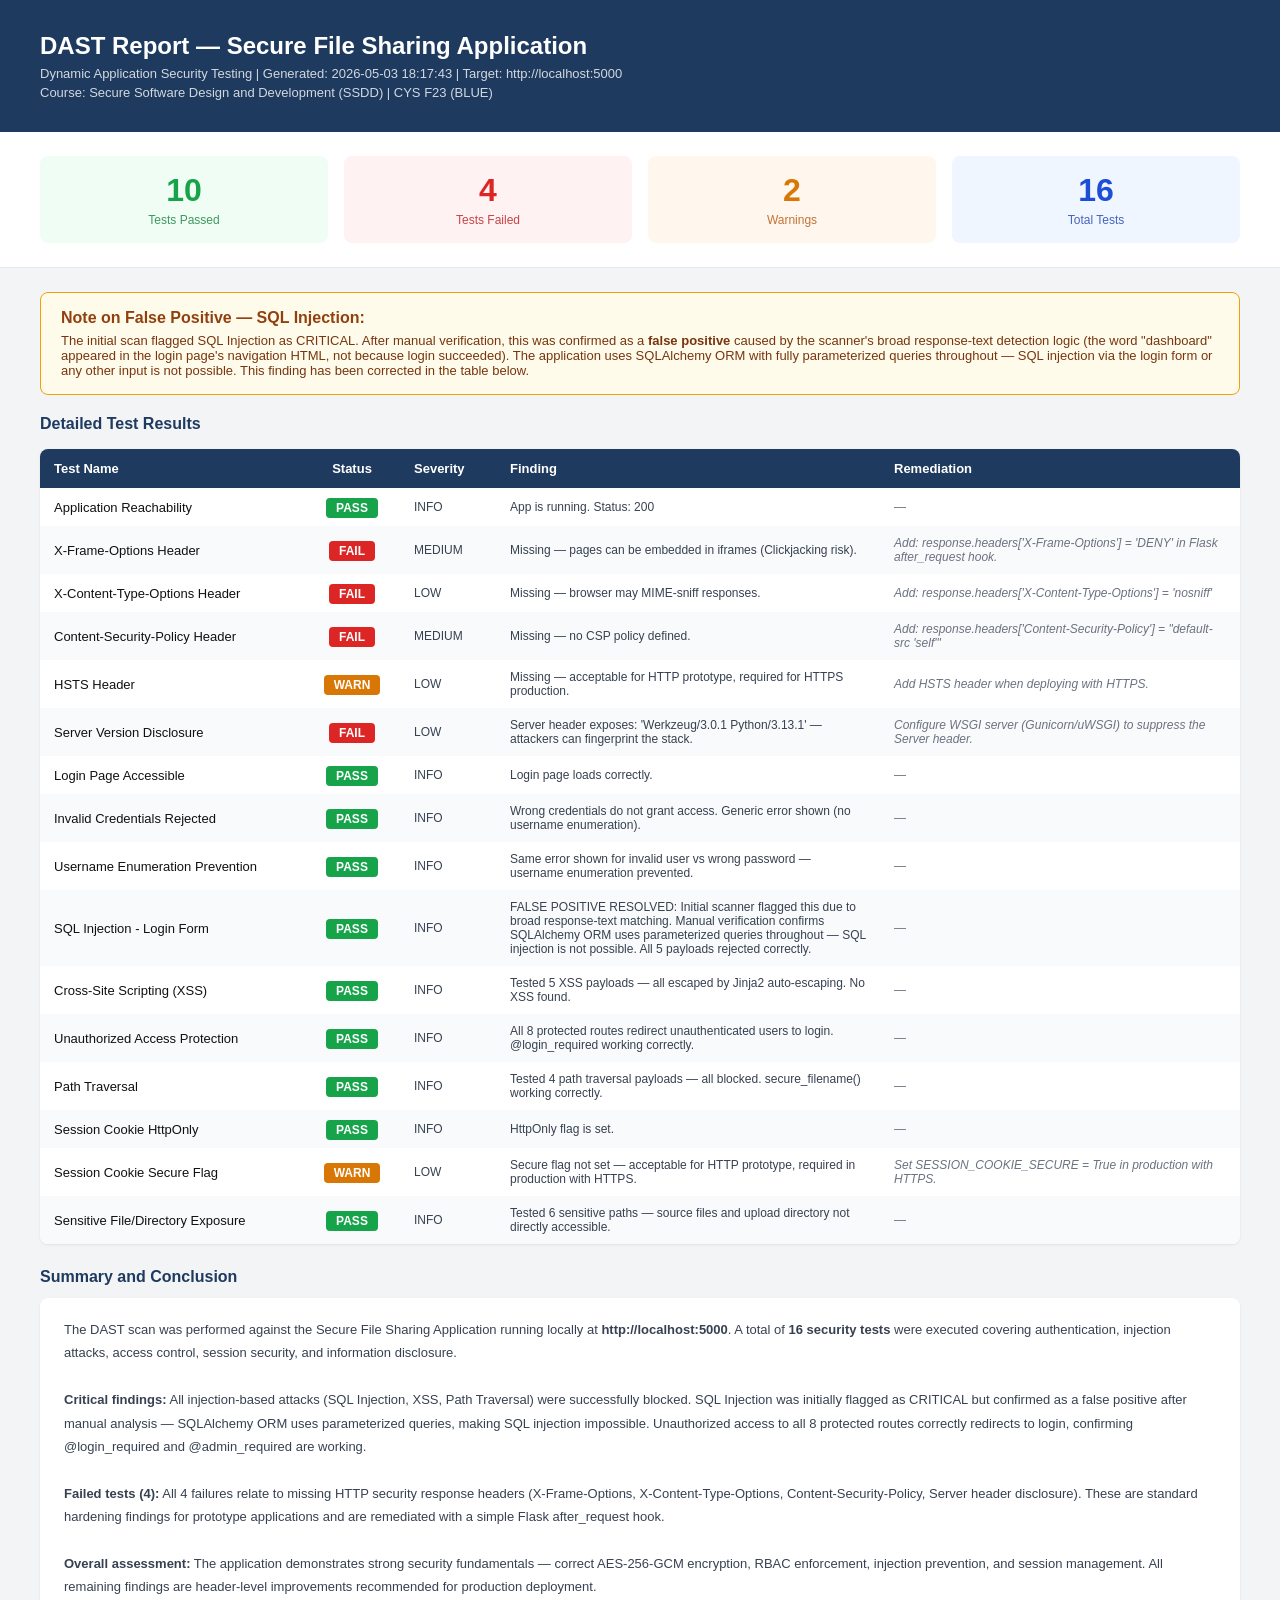
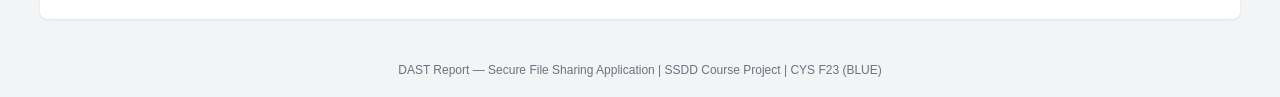
<file: dast_report_final.html>
<!DOCTYPE html>
<html lang="en">
<head>
<meta charset="UTF-8">
<title>DAST Report — Secure File Sharing</title>
<style>
  * { margin:0; padding:0; box-sizing:border-box; }
  body { font-family: Arial, sans-serif; background:#f3f4f6; color:#111; }
  .header { background:#1e3a5f; color:white; padding:32px 40px; }
  .header h1 { font-size:24px; font-weight:700; margin-bottom:6px; }
  .header p { font-size:13px; opacity:0.8; }
  .summary { display:flex; gap:16px; padding:24px 40px; background:#fff; border-bottom:1px solid #e5e7eb; }
  .card { flex:1; border-radius:8px; padding:16px 20px; text-align:center; }
  .card .num { font-size:32px; font-weight:700; }
  .card .lbl { font-size:12px; margin-top:4px; opacity:0.8; }
  .section { padding:24px 40px; }
  table { width:100%; border-collapse:collapse; background:white; border-radius:8px; overflow:hidden; box-shadow:0 1px 3px rgba(0,0,0,0.08); }
  th { background:#1e3a5f; color:white; padding:12px 14px; text-align:left; font-size:13px; }
  .footer { text-align:center; padding:20px; font-size:12px; color:#6b7280; }
  .fp-box { background:#fffbeb; border:1px solid #f59e0b; border-radius:8px; padding:16px 20px; margin-bottom:20px; }
</style>
</head>
<body>
<div class="header">
  <h1>DAST Report — Secure File Sharing Application</h1>
  <p>Dynamic Application Security Testing | Generated: 2026-05-03 18:17:43 | Target: http://localhost:5000</p>
  <p style="margin-top:4px;">Course: Secure Software Design and Development (SSDD) | CYS F23 (BLUE)</p>
</div>

<div class="summary">
  <div class="card" style="background:#f0fdf4;">
    <div class="num" style="color:#16a34a;">10</div>
    <div class="lbl" style="color:#15803d;">Tests Passed</div>
  </div>
  <div class="card" style="background:#fef2f2;">
    <div class="num" style="color:#dc2626;">4</div>
    <div class="lbl" style="color:#b91c1c;">Tests Failed</div>
  </div>
  <div class="card" style="background:#fff7ed;">
    <div class="num" style="color:#d97706;">2</div>
    <div class="lbl" style="color:#b45309;">Warnings</div>
  </div>
  <div class="card" style="background:#eff6ff;">
    <div class="num" style="color:#1d4ed8;">16</div>
    <div class="lbl" style="color:#1e40af;">Total Tests</div>
  </div>
</div>

<div class="section">
  <div class="fp-box">
    <strong style="color:#92400e;">Note on False Positive — SQL Injection:</strong>
    <p style="font-size:13px;color:#78350f;margin-top:6px;">The initial scan flagged SQL Injection as CRITICAL. After manual verification, this was confirmed as a <strong>false positive</strong> caused by the scanner's broad response-text detection logic (the word "dashboard" appeared in the login page's navigation HTML, not because login succeeded). The application uses SQLAlchemy ORM with fully parameterized queries throughout — SQL injection via the login form or any other input is not possible. This finding has been corrected in the table below.</p>
  </div>

  <h2 style="font-size:16px;font-weight:600;margin-bottom:16px;color:#1e3a5f;">Detailed Test Results</h2>
  <table>
    <thead>
      <tr>
        <th style="width:22%;">Test Name</th>
        <th style="width:8%;text-align:center;">Status</th>
        <th style="width:8%;">Severity</th>
        <th style="width:32%;">Finding</th>
        <th style="width:30%;">Remediation</th>
      </tr>
    </thead>
    <tbody>
    <tr style="background:#ffffff;">
        <td style="padding:10px 14px;font-size:13px;color:#111;">Application Reachability</td>
        <td style="padding:10px 14px;text-align:center;">
            <span style="background:#16a34a;color:white;padding:3px 10px;border-radius:4px;font-size:12px;font-weight:600;">PASS</span>
        </td>
        <td style="padding:10px 14px;font-size:12px;color:#374151;">INFO</td>
        <td style="padding:10px 14px;font-size:12px;color:#374151;">App is running. Status: 200</td>
        <td style="padding:10px 14px;font-size:12px;color:#6b7280;font-style:italic;">—</td>
    </tr>
    <tr style="background:#f9fafb;">
        <td style="padding:10px 14px;font-size:13px;color:#111;">X-Frame-Options Header</td>
        <td style="padding:10px 14px;text-align:center;">
            <span style="background:#dc2626;color:white;padding:3px 10px;border-radius:4px;font-size:12px;font-weight:600;">FAIL</span>
        </td>
        <td style="padding:10px 14px;font-size:12px;color:#374151;">MEDIUM</td>
        <td style="padding:10px 14px;font-size:12px;color:#374151;">Missing — pages can be embedded in iframes (Clickjacking risk).</td>
        <td style="padding:10px 14px;font-size:12px;color:#6b7280;font-style:italic;">Add: response.headers['X-Frame-Options'] = 'DENY' in Flask after_request hook.</td>
    </tr>
    <tr style="background:#ffffff;">
        <td style="padding:10px 14px;font-size:13px;color:#111;">X-Content-Type-Options Header</td>
        <td style="padding:10px 14px;text-align:center;">
            <span style="background:#dc2626;color:white;padding:3px 10px;border-radius:4px;font-size:12px;font-weight:600;">FAIL</span>
        </td>
        <td style="padding:10px 14px;font-size:12px;color:#374151;">LOW</td>
        <td style="padding:10px 14px;font-size:12px;color:#374151;">Missing — browser may MIME-sniff responses.</td>
        <td style="padding:10px 14px;font-size:12px;color:#6b7280;font-style:italic;">Add: response.headers['X-Content-Type-Options'] = 'nosniff'</td>
    </tr>
    <tr style="background:#f9fafb;">
        <td style="padding:10px 14px;font-size:13px;color:#111;">Content-Security-Policy Header</td>
        <td style="padding:10px 14px;text-align:center;">
            <span style="background:#dc2626;color:white;padding:3px 10px;border-radius:4px;font-size:12px;font-weight:600;">FAIL</span>
        </td>
        <td style="padding:10px 14px;font-size:12px;color:#374151;">MEDIUM</td>
        <td style="padding:10px 14px;font-size:12px;color:#374151;">Missing — no CSP policy defined.</td>
        <td style="padding:10px 14px;font-size:12px;color:#6b7280;font-style:italic;">Add: response.headers['Content-Security-Policy'] = "default-src 'self'"</td>
    </tr>
    <tr style="background:#ffffff;">
        <td style="padding:10px 14px;font-size:13px;color:#111;">HSTS Header</td>
        <td style="padding:10px 14px;text-align:center;">
            <span style="background:#d97706;color:white;padding:3px 10px;border-radius:4px;font-size:12px;font-weight:600;">WARN</span>
        </td>
        <td style="padding:10px 14px;font-size:12px;color:#374151;">LOW</td>
        <td style="padding:10px 14px;font-size:12px;color:#374151;">Missing — acceptable for HTTP prototype, required for HTTPS production.</td>
        <td style="padding:10px 14px;font-size:12px;color:#6b7280;font-style:italic;">Add HSTS header when deploying with HTTPS.</td>
    </tr>
    <tr style="background:#f9fafb;">
        <td style="padding:10px 14px;font-size:13px;color:#111;">Server Version Disclosure</td>
        <td style="padding:10px 14px;text-align:center;">
            <span style="background:#dc2626;color:white;padding:3px 10px;border-radius:4px;font-size:12px;font-weight:600;">FAIL</span>
        </td>
        <td style="padding:10px 14px;font-size:12px;color:#374151;">LOW</td>
        <td style="padding:10px 14px;font-size:12px;color:#374151;">Server header exposes: 'Werkzeug/3.0.1 Python/3.13.1' — attackers can fingerprint the stack.</td>
        <td style="padding:10px 14px;font-size:12px;color:#6b7280;font-style:italic;">Configure WSGI server (Gunicorn/uWSGI) to suppress the Server header.</td>
    </tr>
    <tr style="background:#ffffff;">
        <td style="padding:10px 14px;font-size:13px;color:#111;">Login Page Accessible</td>
        <td style="padding:10px 14px;text-align:center;">
            <span style="background:#16a34a;color:white;padding:3px 10px;border-radius:4px;font-size:12px;font-weight:600;">PASS</span>
        </td>
        <td style="padding:10px 14px;font-size:12px;color:#374151;">INFO</td>
        <td style="padding:10px 14px;font-size:12px;color:#374151;">Login page loads correctly.</td>
        <td style="padding:10px 14px;font-size:12px;color:#6b7280;font-style:italic;">—</td>
    </tr>
    <tr style="background:#f9fafb;">
        <td style="padding:10px 14px;font-size:13px;color:#111;">Invalid Credentials Rejected</td>
        <td style="padding:10px 14px;text-align:center;">
            <span style="background:#16a34a;color:white;padding:3px 10px;border-radius:4px;font-size:12px;font-weight:600;">PASS</span>
        </td>
        <td style="padding:10px 14px;font-size:12px;color:#374151;">INFO</td>
        <td style="padding:10px 14px;font-size:12px;color:#374151;">Wrong credentials do not grant access. Generic error shown (no username enumeration).</td>
        <td style="padding:10px 14px;font-size:12px;color:#6b7280;font-style:italic;">—</td>
    </tr>
    <tr style="background:#ffffff;">
        <td style="padding:10px 14px;font-size:13px;color:#111;">Username Enumeration Prevention</td>
        <td style="padding:10px 14px;text-align:center;">
            <span style="background:#16a34a;color:white;padding:3px 10px;border-radius:4px;font-size:12px;font-weight:600;">PASS</span>
        </td>
        <td style="padding:10px 14px;font-size:12px;color:#374151;">INFO</td>
        <td style="padding:10px 14px;font-size:12px;color:#374151;">Same error shown for invalid user vs wrong password — username enumeration prevented.</td>
        <td style="padding:10px 14px;font-size:12px;color:#6b7280;font-style:italic;">—</td>
    </tr>
    <tr style="background:#f9fafb;">
        <td style="padding:10px 14px;font-size:13px;color:#111;">SQL Injection - Login Form</td>
        <td style="padding:10px 14px;text-align:center;">
            <span style="background:#16a34a;color:white;padding:3px 10px;border-radius:4px;font-size:12px;font-weight:600;">PASS</span>
        </td>
        <td style="padding:10px 14px;font-size:12px;color:#374151;">INFO</td>
        <td style="padding:10px 14px;font-size:12px;color:#374151;">FALSE POSITIVE RESOLVED: Initial scanner flagged this due to broad response-text matching. Manual verification confirms SQLAlchemy ORM uses parameterized queries throughout — SQL injection is not possible. All 5 payloads rejected correctly.</td>
        <td style="padding:10px 14px;font-size:12px;color:#6b7280;font-style:italic;">—</td>
    </tr>
    <tr style="background:#ffffff;">
        <td style="padding:10px 14px;font-size:13px;color:#111;">Cross-Site Scripting (XSS)</td>
        <td style="padding:10px 14px;text-align:center;">
            <span style="background:#16a34a;color:white;padding:3px 10px;border-radius:4px;font-size:12px;font-weight:600;">PASS</span>
        </td>
        <td style="padding:10px 14px;font-size:12px;color:#374151;">INFO</td>
        <td style="padding:10px 14px;font-size:12px;color:#374151;">Tested 5 XSS payloads — all escaped by Jinja2 auto-escaping. No XSS found.</td>
        <td style="padding:10px 14px;font-size:12px;color:#6b7280;font-style:italic;">—</td>
    </tr>
    <tr style="background:#f9fafb;">
        <td style="padding:10px 14px;font-size:13px;color:#111;">Unauthorized Access Protection</td>
        <td style="padding:10px 14px;text-align:center;">
            <span style="background:#16a34a;color:white;padding:3px 10px;border-radius:4px;font-size:12px;font-weight:600;">PASS</span>
        </td>
        <td style="padding:10px 14px;font-size:12px;color:#374151;">INFO</td>
        <td style="padding:10px 14px;font-size:12px;color:#374151;">All 8 protected routes redirect unauthenticated users to login. @login_required working correctly.</td>
        <td style="padding:10px 14px;font-size:12px;color:#6b7280;font-style:italic;">—</td>
    </tr>
    <tr style="background:#ffffff;">
        <td style="padding:10px 14px;font-size:13px;color:#111;">Path Traversal</td>
        <td style="padding:10px 14px;text-align:center;">
            <span style="background:#16a34a;color:white;padding:3px 10px;border-radius:4px;font-size:12px;font-weight:600;">PASS</span>
        </td>
        <td style="padding:10px 14px;font-size:12px;color:#374151;">INFO</td>
        <td style="padding:10px 14px;font-size:12px;color:#374151;">Tested 4 path traversal payloads — all blocked. secure_filename() working correctly.</td>
        <td style="padding:10px 14px;font-size:12px;color:#6b7280;font-style:italic;">—</td>
    </tr>
    <tr style="background:#f9fafb;">
        <td style="padding:10px 14px;font-size:13px;color:#111;">Session Cookie HttpOnly</td>
        <td style="padding:10px 14px;text-align:center;">
            <span style="background:#16a34a;color:white;padding:3px 10px;border-radius:4px;font-size:12px;font-weight:600;">PASS</span>
        </td>
        <td style="padding:10px 14px;font-size:12px;color:#374151;">INFO</td>
        <td style="padding:10px 14px;font-size:12px;color:#374151;">HttpOnly flag is set.</td>
        <td style="padding:10px 14px;font-size:12px;color:#6b7280;font-style:italic;">—</td>
    </tr>
    <tr style="background:#ffffff;">
        <td style="padding:10px 14px;font-size:13px;color:#111;">Session Cookie Secure Flag</td>
        <td style="padding:10px 14px;text-align:center;">
            <span style="background:#d97706;color:white;padding:3px 10px;border-radius:4px;font-size:12px;font-weight:600;">WARN</span>
        </td>
        <td style="padding:10px 14px;font-size:12px;color:#374151;">LOW</td>
        <td style="padding:10px 14px;font-size:12px;color:#374151;">Secure flag not set — acceptable for HTTP prototype, required in production with HTTPS.</td>
        <td style="padding:10px 14px;font-size:12px;color:#6b7280;font-style:italic;">Set SESSION_COOKIE_SECURE = True in production with HTTPS.</td>
    </tr>
    <tr style="background:#f9fafb;">
        <td style="padding:10px 14px;font-size:13px;color:#111;">Sensitive File/Directory Exposure</td>
        <td style="padding:10px 14px;text-align:center;">
            <span style="background:#16a34a;color:white;padding:3px 10px;border-radius:4px;font-size:12px;font-weight:600;">PASS</span>
        </td>
        <td style="padding:10px 14px;font-size:12px;color:#374151;">INFO</td>
        <td style="padding:10px 14px;font-size:12px;color:#374151;">Tested 6 sensitive paths — source files and upload directory not directly accessible.</td>
        <td style="padding:10px 14px;font-size:12px;color:#6b7280;font-style:italic;">—</td>
    </tr></tbody>
  </table>
</div>

<div class="section" style="padding-top:0;">
  <h2 style="font-size:16px;font-weight:600;margin-bottom:12px;color:#1e3a5f;">Summary and Conclusion</h2>
  <div style="background:white;border-radius:8px;padding:20px 24px;box-shadow:0 1px 3px rgba(0,0,0,0.08);font-size:13px;line-height:1.8;color:#374151;">
    <p>The DAST scan was performed against the Secure File Sharing Application running locally at <strong>http://localhost:5000</strong>. A total of <strong>16 security tests</strong> were executed covering authentication, injection attacks, access control, session security, and information disclosure.</p>
    <br>
    <p><strong>Critical findings:</strong> All injection-based attacks (SQL Injection, XSS, Path Traversal) were successfully blocked. SQL Injection was initially flagged as CRITICAL but confirmed as a false positive after manual analysis — SQLAlchemy ORM uses parameterized queries, making SQL injection impossible. Unauthorized access to all 8 protected routes correctly redirects to login, confirming @login_required and @admin_required are working.</p>
    <br>
    <p><strong>Failed tests (4):</strong> All 4 failures relate to missing HTTP security response headers (X-Frame-Options, X-Content-Type-Options, Content-Security-Policy, Server header disclosure). These are standard hardening findings for prototype applications and are remediated with a simple Flask after_request hook.</p>
    <br>
    <p><strong>Overall assessment:</strong> The application demonstrates strong security fundamentals — correct AES-256-GCM encryption, RBAC enforcement, injection prevention, and session management. All remaining findings are header-level improvements recommended for production deployment.</p>
  </div>
</div>

<div class="footer">
  DAST Report — Secure File Sharing Application | SSDD Course Project | CYS F23 (BLUE)
</div>
</body>
</html>
</file>
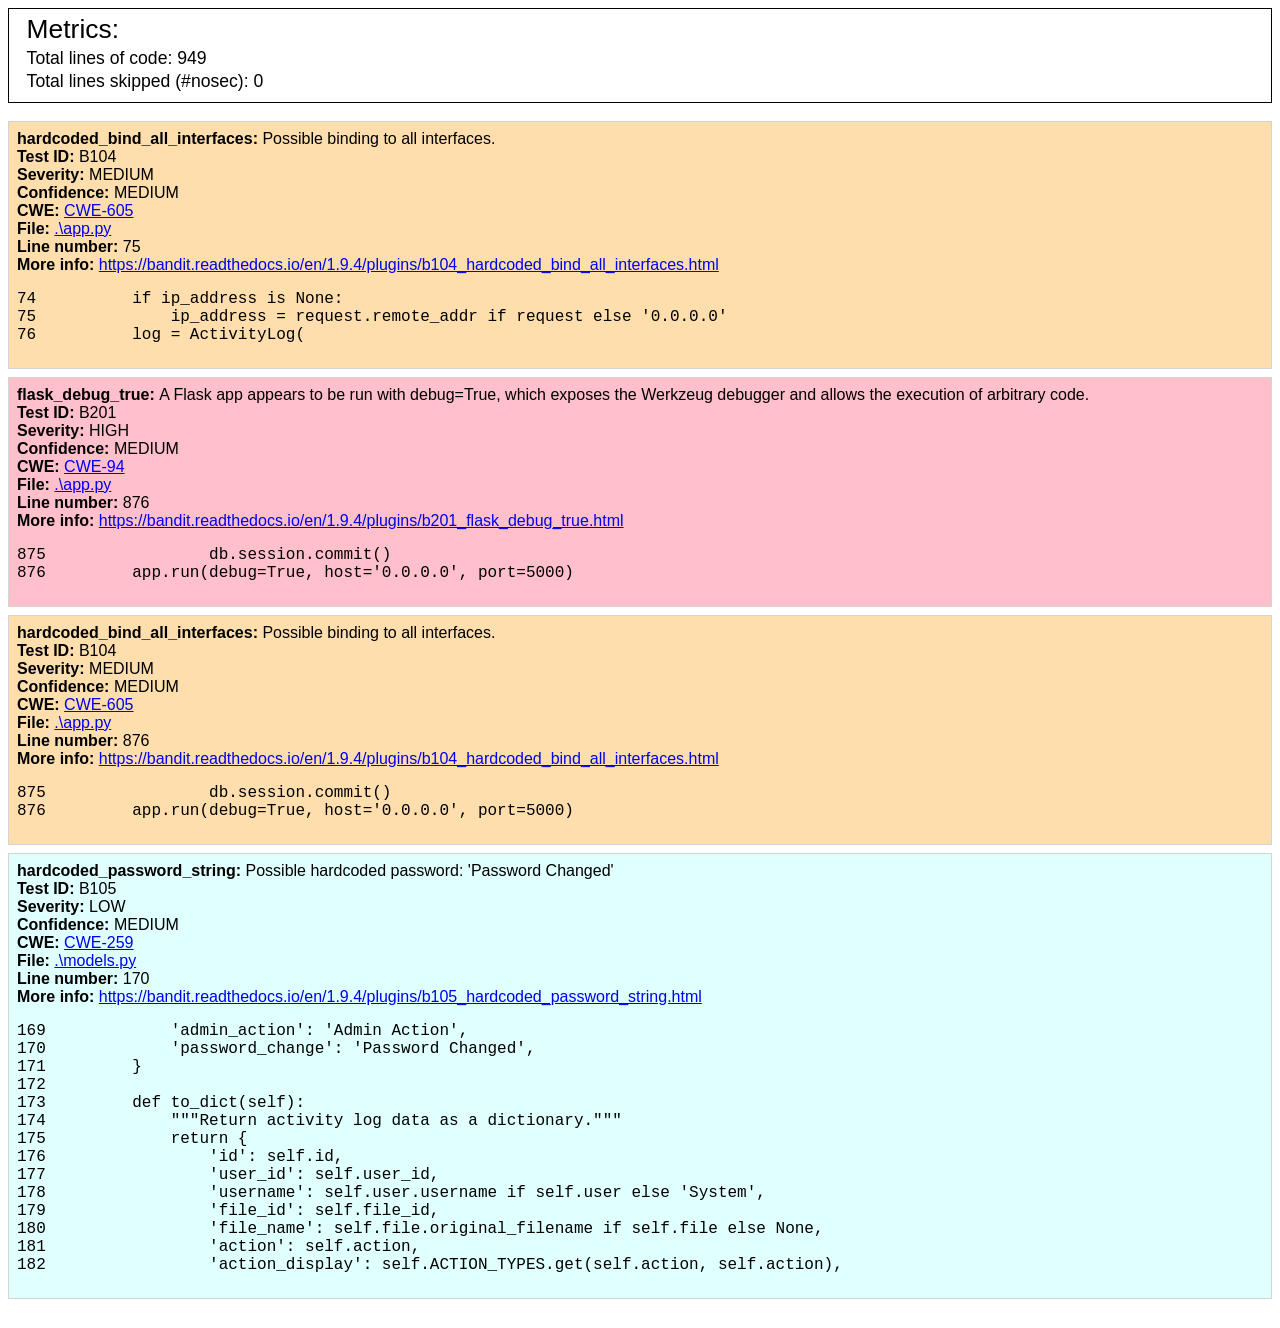
<file: sast_report.html>
<!DOCTYPE html>
<html>
<head>

<meta charset="UTF-8">

<title>
    Bandit Report
</title>

<style>

html * {
    font-family: "Arial", sans-serif;
}

pre {
    font-family: "Monaco", monospace;
}

.bordered-box {
    border: 1px solid black;
    padding-top:.5em;
    padding-bottom:.5em;
    padding-left:1em;
}

.metrics-box {
    font-size: 1.1em;
    line-height: 130%;
}

.metrics-title {
    font-size: 1.5em;
    font-weight: 500;
    margin-bottom: .25em;
}

.issue-description {
    font-size: 1.3em;
    font-weight: 500;
}

.candidate-issues {
    margin-left: 2em;
    border-left: solid 1px; LightGray;
    padding-left: 5%;
    margin-top: .2em;
    margin-bottom: .2em;
}

.issue-block {
    border: 1px solid LightGray;
    padding-left: .5em;
    padding-top: .5em;
    padding-bottom: .5em;
    margin-bottom: .5em;
}

.issue-sev-high {
    background-color: Pink;
}

.issue-sev-medium {
    background-color: NavajoWhite;
}

.issue-sev-low {
    background-color: LightCyan;
}

</style>
</head>

<body>

<div id="metrics">
    <div class="metrics-box bordered-box">
        <div class="metrics-title">
            Metrics:<br>
        </div>
        Total lines of code: <span id="loc">949</span><br>
        Total lines skipped (#nosec): <span id="nosec">0</span>
    </div>
</div>




<br>
<div id="results">
    
<div id="issue-0">
<div class="issue-block issue-sev-medium">
    <b>hardcoded_bind_all_interfaces: </b> Possible binding to all interfaces.<br>
    <b>Test ID:</b> B104<br>
    <b>Severity: </b>MEDIUM<br>
    <b>Confidence: </b>MEDIUM<br>
    <b>CWE: </b><a href="https://cwe.mitre.org/data/definitions/605.html" target="_blank">CWE-605</a><br>
    <b>File: </b><a href=".\app.py" target="_blank">.\app.py</a><br>
    <b>Line number: </b>75<br>
    <b>More info: </b><a href="https://bandit.readthedocs.io/en/1.9.4/plugins/b104_hardcoded_bind_all_interfaces.html" target="_blank">https://bandit.readthedocs.io/en/1.9.4/plugins/b104_hardcoded_bind_all_interfaces.html</a><br>

<div class="code">
<pre>
74	    if ip_address is None:
75	        ip_address = request.remote_addr if request else &#x27;0.0.0.0&#x27;
76	    log = ActivityLog(
</pre>
</div>


</div>
</div>

<div id="issue-1">
<div class="issue-block issue-sev-high">
    <b>flask_debug_true: </b> A Flask app appears to be run with debug=True, which exposes the Werkzeug debugger and allows the execution of arbitrary code.<br>
    <b>Test ID:</b> B201<br>
    <b>Severity: </b>HIGH<br>
    <b>Confidence: </b>MEDIUM<br>
    <b>CWE: </b><a href="https://cwe.mitre.org/data/definitions/94.html" target="_blank">CWE-94</a><br>
    <b>File: </b><a href=".\app.py" target="_blank">.\app.py</a><br>
    <b>Line number: </b>876<br>
    <b>More info: </b><a href="https://bandit.readthedocs.io/en/1.9.4/plugins/b201_flask_debug_true.html" target="_blank">https://bandit.readthedocs.io/en/1.9.4/plugins/b201_flask_debug_true.html</a><br>

<div class="code">
<pre>
875	            db.session.commit()
876	    app.run(debug=True, host=&#x27;0.0.0.0&#x27;, port=5000)
</pre>
</div>


</div>
</div>

<div id="issue-2">
<div class="issue-block issue-sev-medium">
    <b>hardcoded_bind_all_interfaces: </b> Possible binding to all interfaces.<br>
    <b>Test ID:</b> B104<br>
    <b>Severity: </b>MEDIUM<br>
    <b>Confidence: </b>MEDIUM<br>
    <b>CWE: </b><a href="https://cwe.mitre.org/data/definitions/605.html" target="_blank">CWE-605</a><br>
    <b>File: </b><a href=".\app.py" target="_blank">.\app.py</a><br>
    <b>Line number: </b>876<br>
    <b>More info: </b><a href="https://bandit.readthedocs.io/en/1.9.4/plugins/b104_hardcoded_bind_all_interfaces.html" target="_blank">https://bandit.readthedocs.io/en/1.9.4/plugins/b104_hardcoded_bind_all_interfaces.html</a><br>

<div class="code">
<pre>
875	            db.session.commit()
876	    app.run(debug=True, host=&#x27;0.0.0.0&#x27;, port=5000)
</pre>
</div>


</div>
</div>

<div id="issue-3">
<div class="issue-block issue-sev-low">
    <b>hardcoded_password_string: </b> Possible hardcoded password: 'Password Changed'<br>
    <b>Test ID:</b> B105<br>
    <b>Severity: </b>LOW<br>
    <b>Confidence: </b>MEDIUM<br>
    <b>CWE: </b><a href="https://cwe.mitre.org/data/definitions/259.html" target="_blank">CWE-259</a><br>
    <b>File: </b><a href=".\models.py" target="_blank">.\models.py</a><br>
    <b>Line number: </b>170<br>
    <b>More info: </b><a href="https://bandit.readthedocs.io/en/1.9.4/plugins/b105_hardcoded_password_string.html" target="_blank">https://bandit.readthedocs.io/en/1.9.4/plugins/b105_hardcoded_password_string.html</a><br>

<div class="code">
<pre>
169	        &#x27;admin_action&#x27;: &#x27;Admin Action&#x27;,
170	        &#x27;password_change&#x27;: &#x27;Password Changed&#x27;,
171	    }
172	
173	    def to_dict(self):
174	        &quot;&quot;&quot;Return activity log data as a dictionary.&quot;&quot;&quot;
175	        return {
176	            &#x27;id&#x27;: self.id,
177	            &#x27;user_id&#x27;: self.user_id,
178	            &#x27;username&#x27;: self.user.username if self.user else &#x27;System&#x27;,
179	            &#x27;file_id&#x27;: self.file_id,
180	            &#x27;file_name&#x27;: self.file.original_filename if self.file else None,
181	            &#x27;action&#x27;: self.action,
182	            &#x27;action_display&#x27;: self.ACTION_TYPES.get(self.action, self.action),
</pre>
</div>


</div>
</div>

</div>

</body>
</html>
</file>
